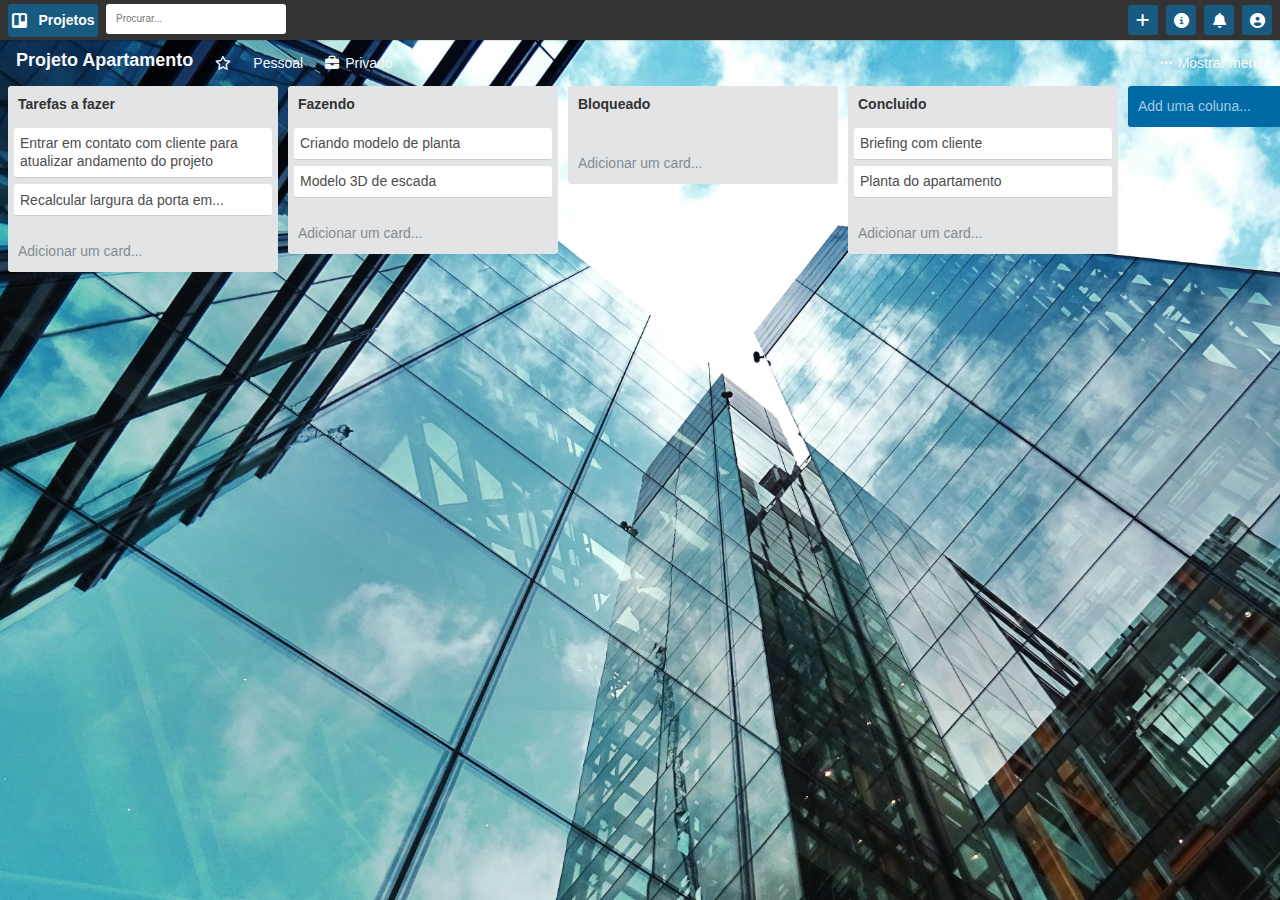
<file: system/index.html>
<!DOCTYPE html>
<html lang="pt-br">
<head>
    <meta charset="UTF-8">
    <meta http-equiv="X-UA-Compatible" content="IE=edge">
    <meta name="viewport" content="width=device-width, initial-scale=1.0">
    
    <link rel="stylesheet" href="https://cdn.jsdelivr.net/npm/bootstrap@5.1.3/dist/css/bootstrap.min.css" >
    <link rel="stylesheet" href="assets/css/style.css">
    <link rel="stylesheet" href="https://cdnjs.cloudflare.com/ajax/libs/font-awesome/6.1.1/css/all.min.css" />
    <title>Grupo Gimenes</title>
</head>
<body >
    
    <!-- Masthead -->
<header class="masthead">

	<div class="boards-menu">
     

		<button class="boards-btn btn"><i class="fab fa-trello boards-btn-icon"></i>Projetos</button>

		<div class="board-search">
			<input type="search" class="board-search-input" aria-label="Board Search" placeholder="Procurar...">
			<i class="fas fa-search search-icon" aria-hidden="true"></i>
		</div>

	</div>

	<div class="logo">

		<!-- <h1><i class="fab fa-trello logo-icon" aria-hidden="true"></i>Trello</h1> -->

	</div>

	<div  class="user-settings">

		<button class="user-settings-btn btn" aria-label="Create">
			<i class="fas fa-plus" aria-hidden="true"></i>
		</button>

		<button class="user-settings-btn btn" aria-label="Information">
			<i class="fas fa-info-circle" aria-hidden="true"></i>
		</button>

		<button class="user-settings-btn btn" aria-label="Notifications">
			<i class="fas fa-bell" aria-hidden="true"></i>
		</button>

		<button class="user-settings-btn btn" aria-label="User Settings">
			<i class="fas fa-user-circle" aria-hidden="true"></i>
		</button>

	</div>

</header>
<!-- End of masthead -->

<div id="myModal" class="modal fade bd-example-modal-lg" tabindex="-1" role="dialog" aria-labelledby="myLargeModalLabel" aria-hidden="true">
    <div class="modal-dialog modal-lg">
      <div class="modal-content">
     <div class="modal-header">
        
        <input type="text" class="title-card" value="Entrar em contato com cliente">
        
     </div>
     <div class="modal-body">

        <div class="row p-0">
            <div class="col-md-8 p-3 ">
				<div class="row col-md-12">
					<label style="font-size: 11pt;" for="description">Descrição</label>
				</div>
			
			<textarea name="" id=""  cols="60" rows="4"></textarea>


            </div>

            <div class="row col-md-4 p-3">

				<div class="row">
				<label style="margin-bottom: -35px; font-size: 12px; margin-left:-5px;" for="status">Status da tarefa</label>
				<select id="status" style="height: 30px; margin-top: -40px;  font-size:11pt;"  name="" id="">
					<option value="">Tarefa a fazer</option>
					<option value="">Fazendo</option>
					<option value="">Bloqueado</option>
					<option value="">Concluido</option>
				</select>
				</div>
				



            </div>
        </div>

      

     


     </div>

     <div class="modal-footer justify-content-end">
        <button class="btn-atualizar">Atualizar tarefa</button>
     </div>

      </div>
    </div>
  </div>


<!-- Board info bar -->
<section class="board-info-bar ">

	<div class="board-controls ">

		<button class="board-title btn">
			<h2>Projeto Apartamento</h2>
		</button>

		<button class="star-btn btn" aria-label="Star Board">
			<i class="far fa-star" aria-hidden="true"></i>
		</button>

		<button class="personal-btn btn">Pessoal</button>

		<button class="private-btn btn"><i class="fas fa-briefcase private-btn-icon" aria-hidden="true"></i>Privado</button>

	</div>

	<button class="menu-btn btn"><i class="fas fa-ellipsis-h menu-btn-icon" aria-hidden="true"></i>Mostrar menu</button>

</section>
<!-- End of board info bar -->

<!-- Lists container -->
<section class="lists-container">

	<div class="list">

		<h3 class="list-title">Tarefas a fazer</h3>

		<ul class="list-items">
			<li data-target="#myModal" data-toggle="modal">Entrar em contato com cliente para atualizar andamento do projeto</li>
			<li>Recalcular largura da porta em...</li>
		
		</ul>

		<button class="add-card-btn btn">Adicionar um card</button>

	</div>

	<div class="list">

		<h3 class="list-title">Fazendo</h3>

		<ul class="list-items">
			<li>Criando modelo de planta</li>
			<li>Modelo 3D de escada</li>
		</ul>

		<button class="add-card-btn btn">Adicionar um card</button>

	</div>

	

	

	

	


	<div class="list">

		<h3 class="list-title">Bloqueado</h3>

		<ul class="list-items">
		
		</ul>

		<button class="add-card-btn btn">Adicionar um card</button>

	</div>

	<div class="list">

		<h3 class="list-title">Concluido</h3>

		<ul class="list-items">
			<li>Briefing com cliente</li>
			<li>Planta do apartamento</li>
		</ul>

		<button class="add-card-btn btn">Adicionar um card</button>

	</div>

	<button class="add-list-btn btn">Add uma coluna</button>

</section>
<!-- End of lists container -->

<script src="https://code.jquery.com/jquery-3.2.1.slim.min.js"></script>
<script src="https://cdn.jsdelivr.net/npm/popper.js@1.12.9/dist/umd/popper.min.js" ></script>
<script src="https://cdn.jsdelivr.net/npm/bootstrap@4.0.0/dist/js/bootstrap.min.js" ></script>
</body>
</html>
</file>
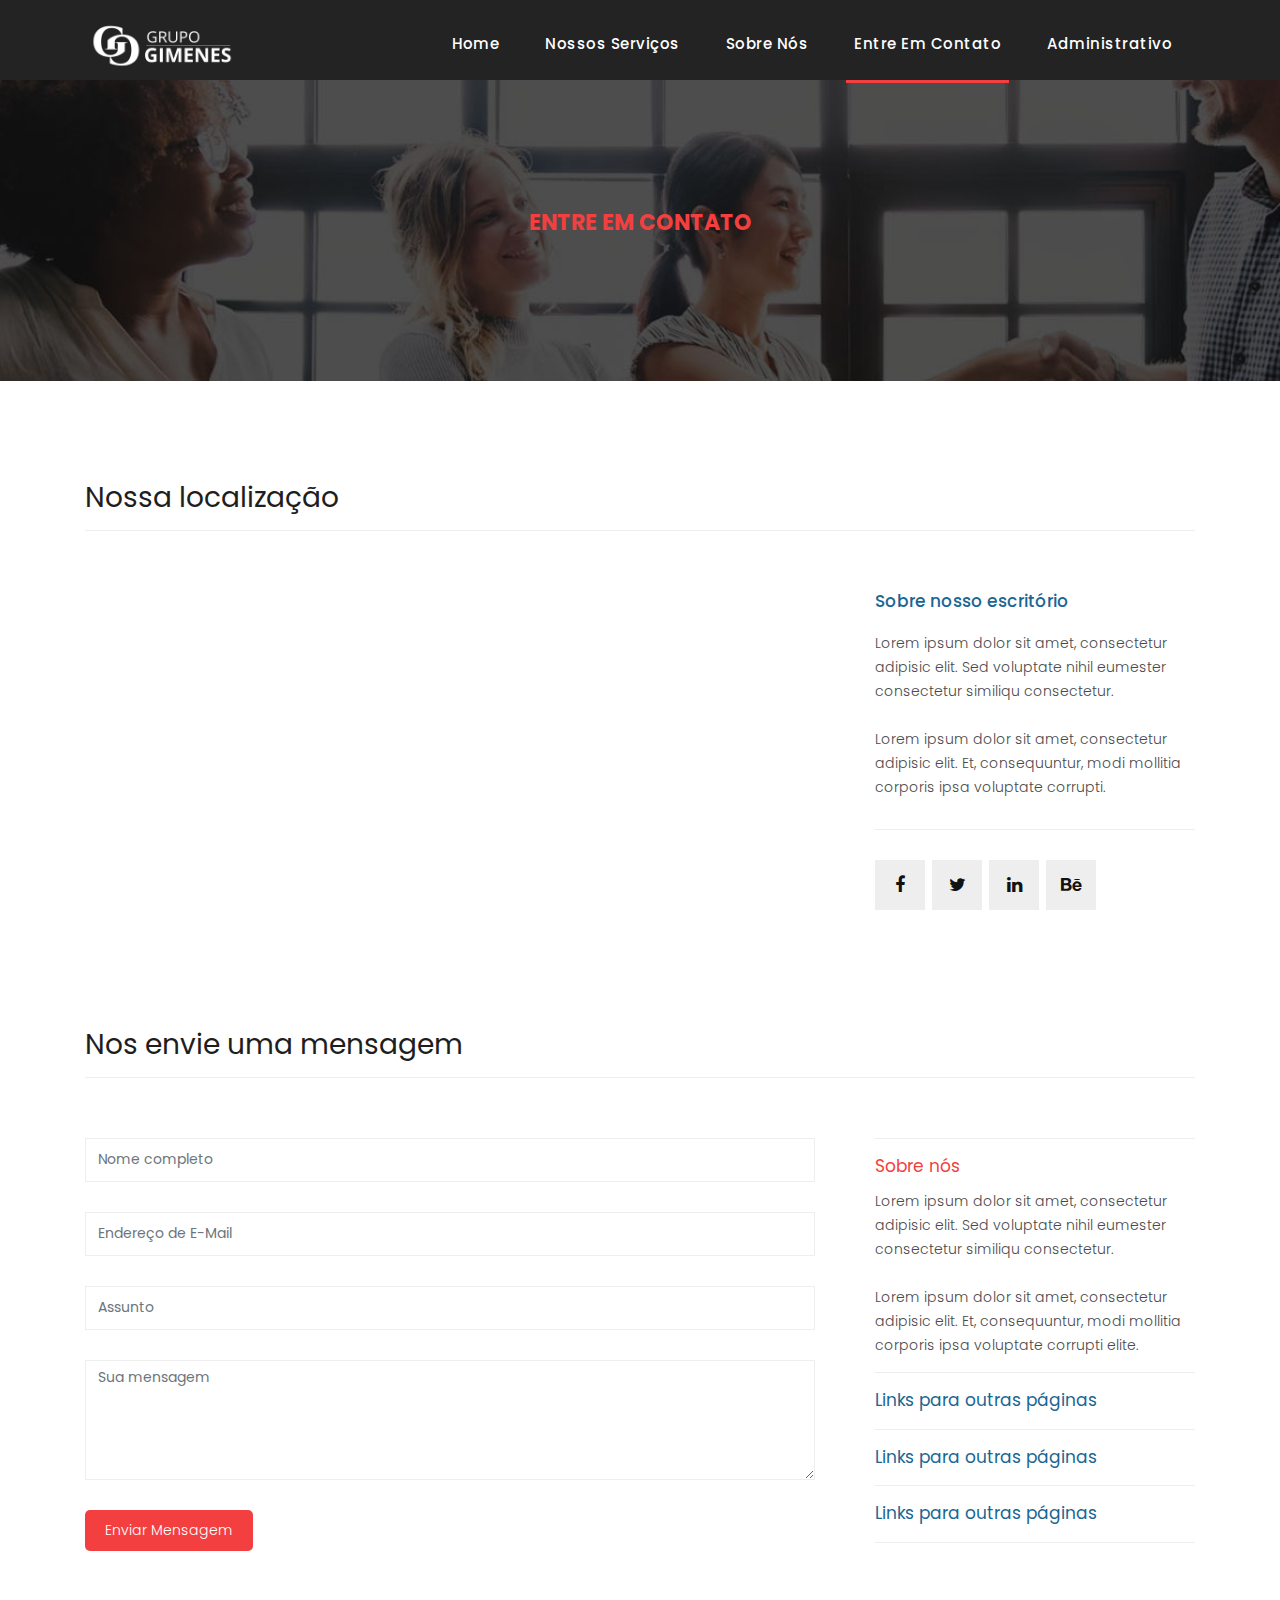
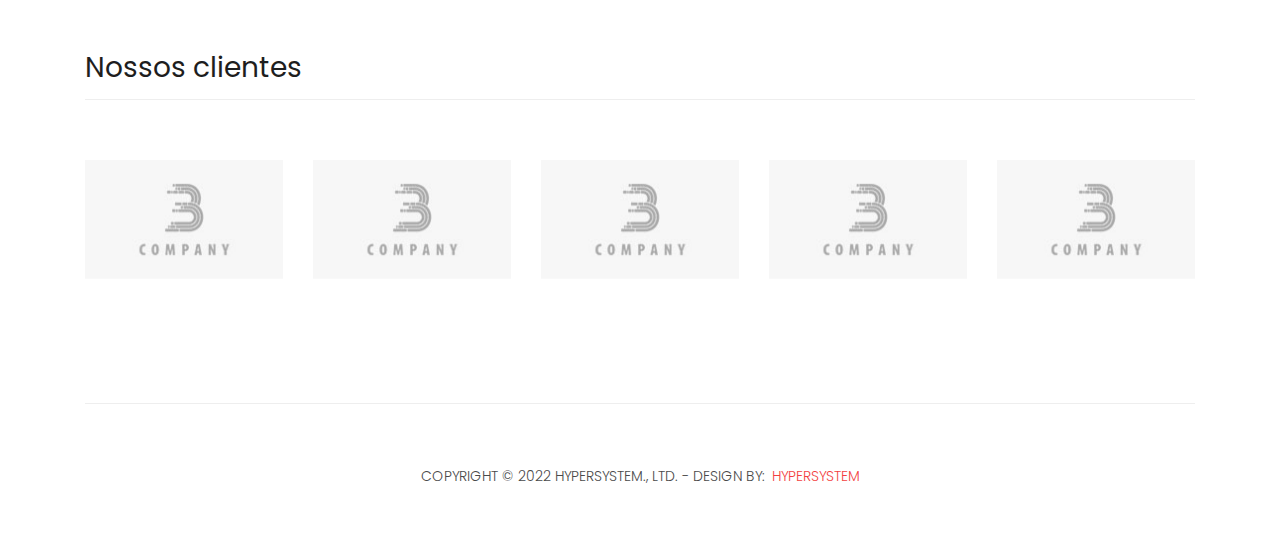
<file: contact.html>
<!DOCTYPE html>
<html lang="pt-br">
  <head>
    <meta charset="utf-8">
    <meta name="viewport" content="width=device-width, initial-scale=1, shrink-to-fit=no">
    <meta name="description" content="">
    <meta name="author" content="">
    <link href="https://fonts.googleapis.com/css?family=Poppins:100,200,300,400,500,600,700,800,900&display=swap" rel="stylesheet">

    <title>Grupo Gimenes</title>

    <!-- Bootstrap core CSS -->
    <link href="vendor/bootstrap/css/bootstrap.min.css" rel="stylesheet">

    <!-- Additional CSS Files -->
    <link rel="stylesheet" href="assets/css/fontawesome.css">
    <link rel="stylesheet" href="assets/css/templatemo-sixteen.css">
    <link rel="stylesheet" href="assets/css/owl.css">

  </head>

  <body>

    <!-- ***** Preloader Start ***** -->
    <!-- <div id="preloader">
        <div class="jumper">
            <div></div>
            <div></div>
            <div></div>
        </div>
    </div>   -->
    <!-- ***** Preloader End ***** -->

    <!-- Header -->
    <header class="">
      <nav class="navbar navbar-expand-lg">
        <div class="container">
          <!-- <a class="navbar-brand" href="index.html"><h2>Sixteen <em>Clothing</em></h2></a> -->
          <img style="margin-top:-15px;" src="./assets/images/logo-white.png" width="150px">
          <button class="navbar-toggler" type="button" data-toggle="collapse" data-target="#navbarResponsive" aria-controls="navbarResponsive" aria-expanded="false" aria-label="Toggle navigation">
            <span class="navbar-toggler-icon"></span>
          </button>
          <div class="collapse navbar-collapse" id="navbarResponsive">
            <ul class="navbar-nav ml-auto">
              <li class="nav-item">
                <a class="nav-link" href="index.html">Home
                  <span class="sr-only">(current)</span>
                </a>
              </li> 
              <li class="nav-item">
                <a class="nav-link" href="products.html">Nossos serviços</a>
              </li>

              <li class="nav-item">
                <a class="nav-link" href="about.html">Sobre Nós</a>
              </li>

              <li class="nav-item">
                <a class="nav-link active" href="contact.html">Entre em contato</a>
              </li>

              <li class="nav-item ">
                <a class="nav-link" href="#">Administrativo</a>
              </li>
            </ul>
          </div>
        </div>
      </nav>
    </header>

    <!-- Page Content -->
    <div class="page-heading contact-heading header-text">
      <div class="container">
        <div class="row">
          <div class="col-md-12">
            <div class="text-content">
              <h4>Entre em contato</h4>
              <h2></h2>
            </div>
          </div>
        </div>
      </div>
    </div>


    <div class="find-us">
      <div class="container">
        <div class="row">
          <div class="col-md-12">
            <div class="section-heading">
              <h2>Nossa localização</h2>
            </div>
          </div>
          <div class="col-md-8">

            <div id="map">
              <!-- <iframe src="https://maps.google.com/maps?q=Av.+L%C3%BAcio+Costa,+Rio+de+Janeiro+-+RJ,+Brazil&t=&z=13&ie=UTF8&iwloc=&output=embed" width="100%" height="330px" frameborder="0" style="border:0" allowfullscreen></iframe> -->
              <iframe src="https://www.google.com/maps/embed?pb=!1m14!1m8!1m3!1d14574.9389931721!2d-52.3858142!3d-24.0404172!3m2!1i1024!2i768!4f13.1!3m3!1m2!1s0x0%3A0x5a3e18ca7259bf94!2sConstrutora%20Gimenes!5e0!3m2!1spt-BR!2sbr!4v1658760101388!5m2!1spt-BR!2sbr" width="100%" height="330px" style="border:0;" allowfullscreen="" loading="lazy" referrerpolicy="no-referrer-when-downgrade"></iframe>
            </div>
          </div>
          <div class="col-md-4">
            <div class="left-content">
              <h4>Sobre nosso escritório</h4>
              <p>Lorem ipsum dolor sit amet, consectetur adipisic elit. Sed voluptate nihil eumester consectetur similiqu consectetur.<br><br>Lorem ipsum dolor sit amet, consectetur adipisic elit. Et, consequuntur, modi mollitia corporis ipsa voluptate corrupti.</p>
              <ul class="social-icons">
                <li><a href="#"><i class="fa fa-facebook"></i></a></li>
                <li><a href="#"><i class="fa fa-twitter"></i></a></li>
                <li><a href="#"><i class="fa fa-linkedin"></i></a></li>
                <li><a href="#"><i class="fa fa-behance"></i></a></li>
              </ul>
            </div>
          </div>
        </div>
      </div>
    </div>

    
    <div class="send-message">
      <div class="container">
        <div class="row">
          <div class="col-md-12">
            <div class="section-heading">
              <h2>Nos envie uma mensagem</h2>
            </div>
          </div>
          <div class="col-md-8">
            <div class="contact-form">
              <form id="contact" action="" method="post">
                <div class="row">
                  <div class="col-lg-12 col-md-12 col-sm-12">
                    <fieldset>
                      <input name="name" type="text" class="form-control" id="name" placeholder="Nome completo" required="">
                    </fieldset>
                  </div>
                  <div class="col-lg-12 col-md-12 col-sm-12">
                    <fieldset>
                      <input name="email" type="text" class="form-control" id="email" placeholder="Endereço de E-Mail" required="">
                    </fieldset>
                  </div>
                  <div class="col-lg-12 col-md-12 col-sm-12">
                    <fieldset>
                      <input name="subject" type="text" class="form-control" id="subject" placeholder="Assunto" required="">
                    </fieldset>
                  </div>
                  <div class="col-lg-12">
                    <fieldset>
                      <textarea name="message" rows="6" class="form-control" id="message" placeholder="Sua mensagem" required=""></textarea>
                    </fieldset>
                  </div>
                  <div class="col-lg-12">
                    <fieldset>
                      <button type="submit" id="form-submit" class="filled-button">Enviar mensagem</button>
                    </fieldset>
                  </div>
                </div>
              </form>
            </div>
          </div>
          <div class="col-md-4">
            <ul class="accordion">
              <li>
                  <a>Sobre nós</a>
                  <div class="content">
                      <p>Lorem ipsum dolor sit amet, consectetur adipisic elit. Sed voluptate nihil eumester consectetur similiqu consectetur.<br><br>Lorem ipsum dolor sit amet, consectetur adipisic elit. Et, consequuntur, modi mollitia corporis ipsa voluptate corrupti elite.</p>
                  </div>
              </li>
              <li>
                  <a>Links para outras páginas</a>
                  <div class="content">
                      <p>Lorem ipsum dolor sit amet, consectetur adipisic elit. Sed voluptate nihil eumester consectetur similiqu consectetur.<br><br>Lorem ipsum dolor sit amet, consectetur adipisic elit. Et, consequuntur, modi mollitia corporis ipsa voluptate corrupti elite.</p>
                  </div>
              </li>
              <li>
                <a>Links para outras páginas</a>
                  <div class="content">
                      <p>Lorem ipsum dolor sit amet, consectetur adipisic elit. Sed voluptate nihil eumester consectetur similiqu consectetur.<br><br>Lorem ipsum dolor sit amet, consectetur adipisic elit. Et, consequuntur, modi mollitia corporis ipsa voluptate corrupti elite.</p>
                  </div>
              </li>
              <li>
                <a>Links para outras páginas</a>
                  <div class="content">
                      <p>Lorem ipsum dolor sit amet, consectetur adipisic elit. Sed voluptate nihil eumester consectetur similiqu consectetur.<br><br>Lorem ipsum dolor sit amet, consectetur adipisic elit. Et, consequuntur, modi mollitia corporis ipsa voluptate corrupti elite.</p>
                  </div>
              </li>
            </ul>
          </div>
        </div>
      </div>
    </div>

    <div class="happy-clients">
      <div class="container">
        <div class="row">
          <div class="col-md-12">
            <div class="section-heading">
              <h2>Nossos clientes</h2>
            </div>
          </div>
          <div class="col-md-12">
            <div class="owl-clients owl-carousel">
              <div class="client-item">
                <img src="assets/images/client-01.png" alt="1">
              </div>
              
              <div class="client-item">
                <img src="assets/images/client-01.png" alt="2">
              </div>
              
              <div class="client-item">
                <img src="assets/images/client-01.png" alt="3">
              </div>
              
              <div class="client-item">
                <img src="assets/images/client-01.png" alt="4">
              </div>
              
              <div class="client-item">
                <img src="assets/images/client-01.png" alt="5">
              </div>
              
              <div class="client-item">
                <img src="assets/images/client-01.png" alt="6">
              </div>
            </div>
          </div>
        </div>
      </div>
    </div>

    
    <footer>
      <div class="container">
        <div class="row">
          <div class="col-md-12">
            <div class="inner-content">
              <p>Copyright &copy; 2022 Hypersystem., Ltd.
            
            - Design by: <a rel="nofollow noopener" href="#" target="_blank">Hypersystem</a></p>
            </div>
          </div>
        </div>
      </div>
    </footer>


    <!-- Bootstrap core JavaScript -->
    <script src="vendor/jquery/jquery.min.js"></script>
    <script src="vendor/bootstrap/js/bootstrap.bundle.min.js"></script>


    <!-- Additional Scripts -->
    <script src="assets/js/custom.js"></script>
    <script src="assets/js/owl.js"></script>
    <script src="assets/js/slick.js"></script>
    <script src="assets/js/isotope.js"></script>
    <script src="assets/js/accordions.js"></script>


    <script language = "text/Javascript"> 
      cleared[0] = cleared[1] = cleared[2] = 0; //set a cleared flag for each field
      function clearField(t){                   //declaring the array outside of the
      if(! cleared[t.id]){                      // function makes it static and global
          cleared[t.id] = 1;  // you could use true and false, but that's more typing
          t.value='';         // with more chance of typos
          t.style.color='#fff';
          }
      }
    </script>


  </body>

</html>
</file>
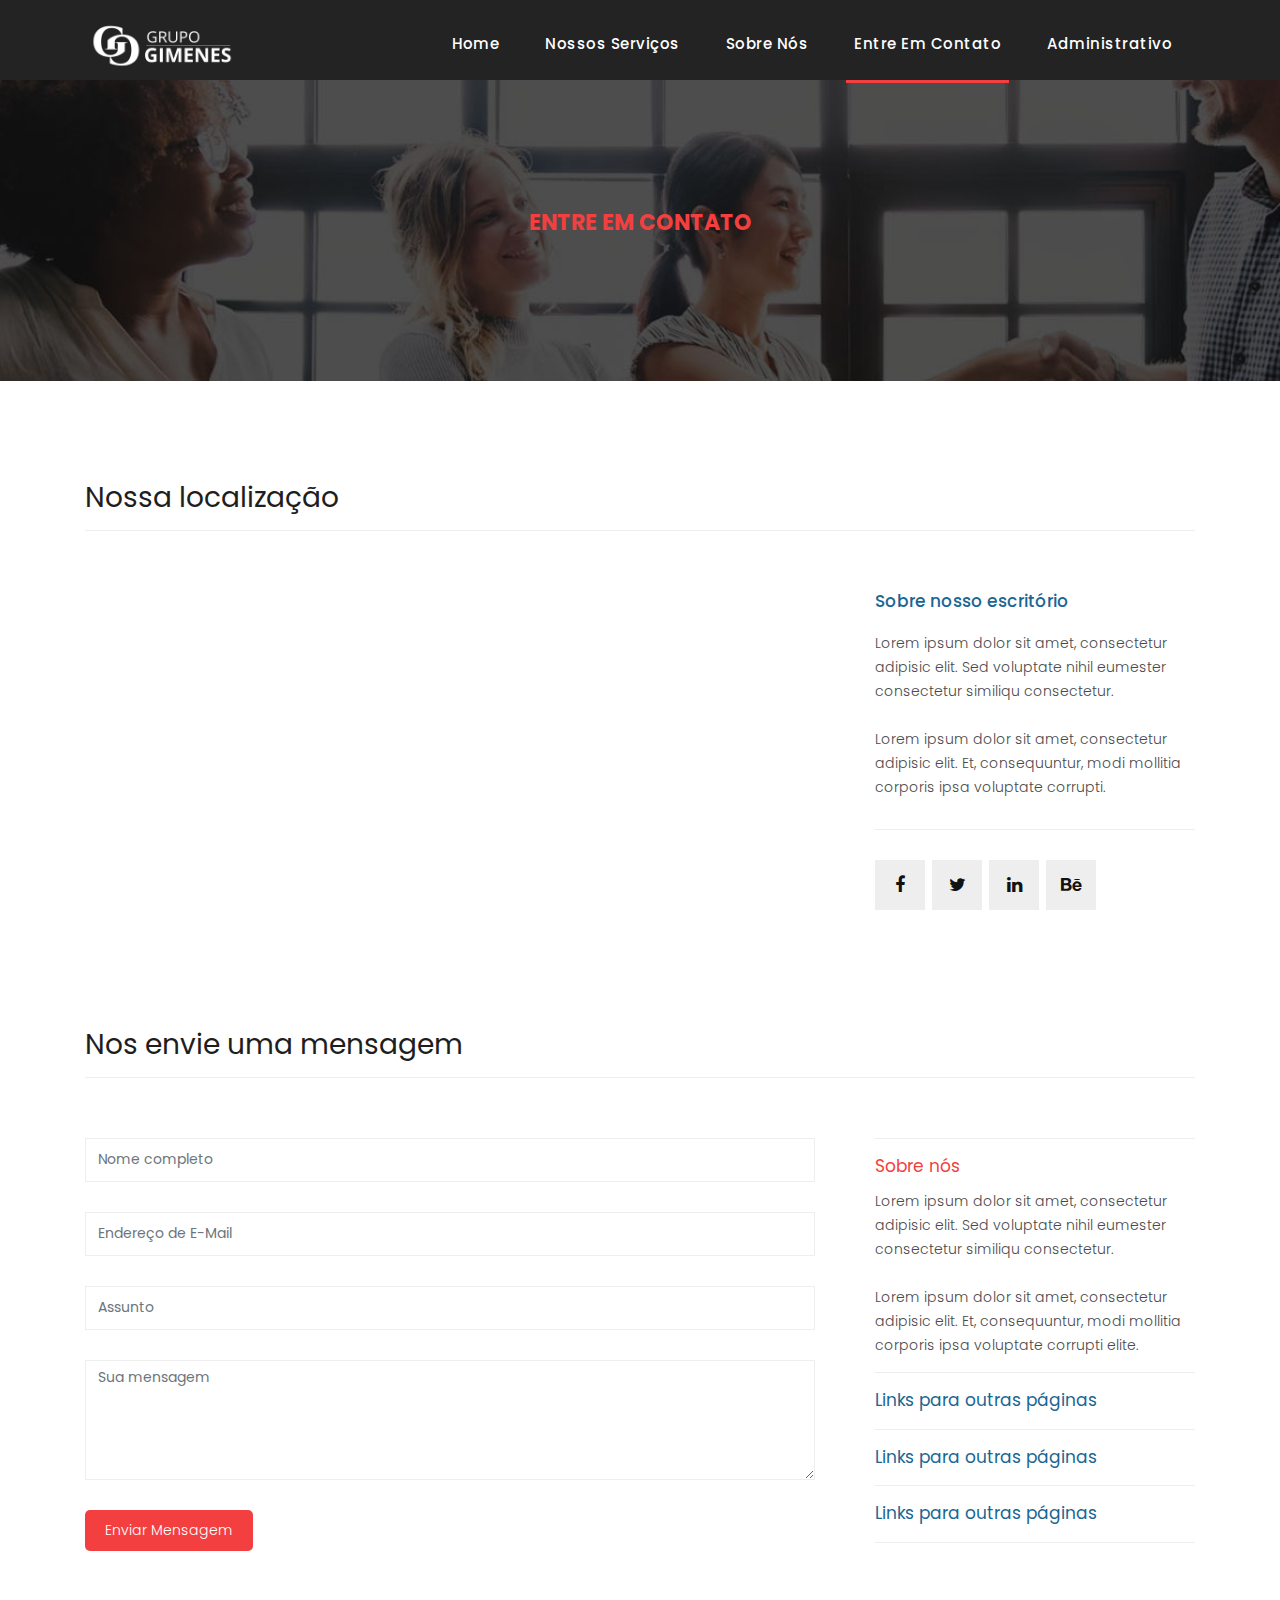
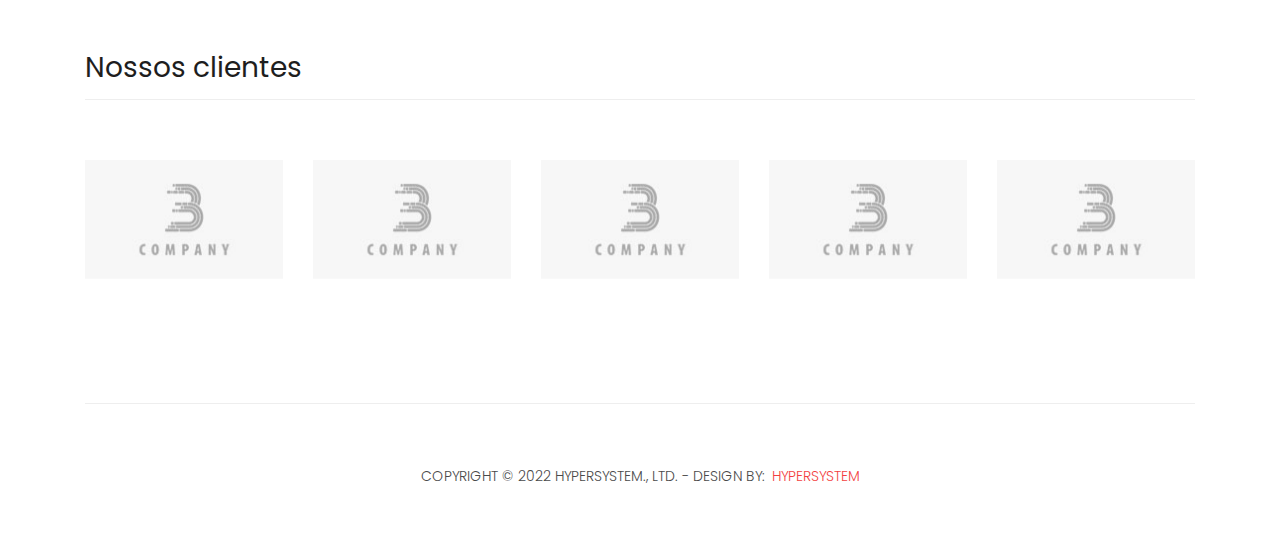
<file: contato.html>
<!DOCTYPE html>
<html lang="pt-br">
  <head>
    <meta charset="utf-8">
    <meta name="viewport" content="width=device-width, initial-scale=1, shrink-to-fit=no">
    <meta name="description" content="">
    <meta name="author" content="">
    <link href="https://fonts.googleapis.com/css?family=Poppins:100,200,300,400,500,600,700,800,900&display=swap" rel="stylesheet">

    <title>Grupo Gimenes</title>

    <!-- Bootstrap core CSS -->
    <link href="vendor/bootstrap/css/bootstrap.min.css" rel="stylesheet">

    <!-- Additional CSS Files -->
    <link rel="stylesheet" href="assets/css/fontawesome.css">
    <link rel="stylesheet" href="assets/css/templatemo-sixteen.css">
    <link rel="stylesheet" href="assets/css/owl.css">

  </head>

  <body>

    <!-- ***** Preloader Start ***** -->
    <!-- <div id="preloader">
        <div class="jumper">
            <div></div>
            <div></div>
            <div></div>
        </div>
    </div>   -->
    <!-- ***** Preloader End ***** -->

    <!-- Header -->
    <header class="">
      <nav class="navbar navbar-expand-lg">
        <div class="container">
          <!-- <a class="navbar-brand" href="index.html"><h2>Sixteen <em>Clothing</em></h2></a> -->
          <img style="margin-top:-15px;" src="./assets/images/logo-white.png" width="150px">
          <button class="navbar-toggler" type="button" data-toggle="collapse" data-target="#navbarResponsive" aria-controls="navbarResponsive" aria-expanded="false" aria-label="Toggle navigation">
            <span class="navbar-toggler-icon"></span>
          </button>
          <div class="collapse navbar-collapse" id="navbarResponsive">
            <ul class="navbar-nav ml-auto">
              <li class="nav-item">
                <a class="nav-link" href="index.html">Home
                  <span class="sr-only">(current)</span>
                </a>
              </li> 
              <li class="nav-item">
                <a class="nav-link" href="nossos_servicos.html">Nossos serviços</a>
              </li>

              <li class="nav-item">
                <a class="nav-link" href="sobre.html">Sobre Nós</a>
              </li>

              <li class="nav-item">
                <a class="nav-link active" href="contato.html">Entre em contato</a>
              </li>

              <li class="nav-item ">
                <a class="nav-link" href="./login/index.html">Administrativo</a>
              </li>
            </ul>
          </div>
        </div>
      </nav>
    </header>

    <!-- Page Content -->
    <div class="page-heading contact-heading header-text">
      <div class="container">
        <div class="row">
          <div class="col-md-12">
            <div class="text-content">
              <h4>Entre em contato</h4>
              <h2></h2>
            </div>
          </div>
        </div>
      </div>
    </div>


    <div class="find-us">
      <div class="container">
        <div class="row">
          <div class="col-md-12">
            <div class="section-heading">
              <h2>Nossa localização</h2>
            </div>
          </div>
          <div class="col-md-8">

            <div id="map">
              <!-- <iframe src="https://maps.google.com/maps?q=Av.+L%C3%BAcio+Costa,+Rio+de+Janeiro+-+RJ,+Brazil&t=&z=13&ie=UTF8&iwloc=&output=embed" width="100%" height="330px" frameborder="0" style="border:0" allowfullscreen></iframe> -->
              <iframe src="https://www.google.com/maps/embed?pb=!1m14!1m8!1m3!1d14574.9389931721!2d-52.3858142!3d-24.0404172!3m2!1i1024!2i768!4f13.1!3m3!1m2!1s0x0%3A0x5a3e18ca7259bf94!2sConstrutora%20Gimenes!5e0!3m2!1spt-BR!2sbr!4v1658760101388!5m2!1spt-BR!2sbr" width="100%" height="330px" style="border:0;" allowfullscreen="" loading="lazy" referrerpolicy="no-referrer-when-downgrade"></iframe>
            </div>
          </div>
          <div class="col-md-4">
            <div class="left-content">
              <h4>Sobre nosso escritório</h4>
              <p>Lorem ipsum dolor sit amet, consectetur adipisic elit. Sed voluptate nihil eumester consectetur similiqu consectetur.<br><br>Lorem ipsum dolor sit amet, consectetur adipisic elit. Et, consequuntur, modi mollitia corporis ipsa voluptate corrupti.</p>
              <ul class="social-icons">
                <li><a href="#"><i class="fa fa-facebook"></i></a></li>
                <li><a href="#"><i class="fa fa-twitter"></i></a></li>
                <li><a href="#"><i class="fa fa-linkedin"></i></a></li>
                <li><a href="#"><i class="fa fa-behance"></i></a></li>
              </ul>
            </div>
          </div>
        </div>
      </div>
    </div>

    
    <div class="send-message">
      <div class="container">
        <div class="row">
          <div class="col-md-12">
            <div class="section-heading">
              <h2>Nos envie uma mensagem</h2>
            </div>
          </div>
          <div class="col-md-8">
            <div class="contact-form">
              <form id="contact" action="" method="post">
                <div class="row">
                  <div class="col-lg-12 col-md-12 col-sm-12">
                    <fieldset>
                      <input name="name" type="text" class="form-control" id="name" placeholder="Nome completo" required="">
                    </fieldset>
                  </div>
                  <div class="col-lg-12 col-md-12 col-sm-12">
                    <fieldset>
                      <input name="email" type="text" class="form-control" id="email" placeholder="Endereço de E-Mail" required="">
                    </fieldset>
                  </div>
                  <div class="col-lg-12 col-md-12 col-sm-12">
                    <fieldset>
                      <input name="subject" type="text" class="form-control" id="subject" placeholder="Assunto" required="">
                    </fieldset>
                  </div>
                  <div class="col-lg-12">
                    <fieldset>
                      <textarea name="message" rows="6" class="form-control" id="message" placeholder="Sua mensagem" required=""></textarea>
                    </fieldset>
                  </div>
                  <div class="col-lg-12">
                    <fieldset>
                      <button type="submit" id="form-submit" class="filled-button">Enviar mensagem</button>
                    </fieldset>
                  </div>
                </div>
              </form>
            </div>
          </div>
          <div class="col-md-4">
            <ul class="accordion">
              <li>
                  <a>Sobre nós</a>
                  <div class="content">
                      <p>Lorem ipsum dolor sit amet, consectetur adipisic elit. Sed voluptate nihil eumester consectetur similiqu consectetur.<br><br>Lorem ipsum dolor sit amet, consectetur adipisic elit. Et, consequuntur, modi mollitia corporis ipsa voluptate corrupti elite.</p>
                  </div>
              </li>
              <li>
                  <a>Links para outras páginas</a>
                  <div class="content">
                      <p>Lorem ipsum dolor sit amet, consectetur adipisic elit. Sed voluptate nihil eumester consectetur similiqu consectetur.<br><br>Lorem ipsum dolor sit amet, consectetur adipisic elit. Et, consequuntur, modi mollitia corporis ipsa voluptate corrupti elite.</p>
                  </div>
              </li>
              <li>
                <a>Links para outras páginas</a>
                  <div class="content">
                      <p>Lorem ipsum dolor sit amet, consectetur adipisic elit. Sed voluptate nihil eumester consectetur similiqu consectetur.<br><br>Lorem ipsum dolor sit amet, consectetur adipisic elit. Et, consequuntur, modi mollitia corporis ipsa voluptate corrupti elite.</p>
                  </div>
              </li>
              <li>
                <a>Links para outras páginas</a>
                  <div class="content">
                      <p>Lorem ipsum dolor sit amet, consectetur adipisic elit. Sed voluptate nihil eumester consectetur similiqu consectetur.<br><br>Lorem ipsum dolor sit amet, consectetur adipisic elit. Et, consequuntur, modi mollitia corporis ipsa voluptate corrupti elite.</p>
                  </div>
              </li>
            </ul>
          </div>
        </div>
      </div>
    </div>

    <div class="happy-clients">
      <div class="container">
        <div class="row">
          <div class="col-md-12">
            <div class="section-heading">
              <h2>Nossos clientes</h2>
            </div>
          </div>
          <div class="col-md-12">
            <div class="owl-clients owl-carousel">
              <div class="client-item">
                <img src="assets/images/client-01.png" alt="1">
              </div>
              
              <div class="client-item">
                <img src="assets/images/client-01.png" alt="2">
              </div>
              
              <div class="client-item">
                <img src="assets/images/client-01.png" alt="3">
              </div>
              
              <div class="client-item">
                <img src="assets/images/client-01.png" alt="4">
              </div>
              
              <div class="client-item">
                <img src="assets/images/client-01.png" alt="5">
              </div>
              
              <div class="client-item">
                <img src="assets/images/client-01.png" alt="6">
              </div>
            </div>
          </div>
        </div>
      </div>
    </div>

    
    <footer>
      <div class="container">
        <div class="row">
          <div class="col-md-12">
            <div class="inner-content">
              <p>Copyright &copy; 2022 Hypersystem., Ltd.
            
            - Design by: <a rel="nofollow noopener" href="#" target="_blank">Hypersystem</a></p>
            </div>
          </div>
        </div>
      </div>
    </footer>


    <!-- Bootstrap core JavaScript -->
    <script src="vendor/jquery/jquery.min.js"></script>
    <script src="vendor/bootstrap/js/bootstrap.bundle.min.js"></script>


    <!-- Additional Scripts -->
    <script src="assets/js/custom.js"></script>
    <script src="assets/js/owl.js"></script>
    <script src="assets/js/slick.js"></script>
    <script src="assets/js/isotope.js"></script>
    <script src="assets/js/accordions.js"></script>


    <script language = "text/Javascript"> 
      cleared[0] = cleared[1] = cleared[2] = 0; //set a cleared flag for each field
      function clearField(t){                   //declaring the array outside of the
      if(! cleared[t.id]){                      // function makes it static and global
          cleared[t.id] = 1;  // you could use true and false, but that's more typing
          t.value='';         // with more chance of typos
          t.style.color='#fff';
          }
      }
    </script>


  </body>

</html>
</file>
<file: system/assets/css/style.css>
/*

All grid code is placed in a 'supports' rule (feature query) at the bottom of the CSS (Line 320). 
            
The 'supports' rule will only run if your browser supports CSS grid.

Flexbox is used as a fallback so that browsers which don't support grid will still recieve an identical layout.

*/

/* Base styles */

:root {
    font-size: 10px;
}

*,
*::before,
*::after {
    box-sizing: border-box;
}

body {
    font-family: Arial, sans-serif;
    display: flex;
    flex-direction: column;
    /* background-color: #222222 !important; */
    background: url('../img/background-3.jpg');
    background-size: 1800px;
}

.btn {
    display: flex;
    justify-content: center;
    align-items: center;
    font: inherit;
    background: none;
    border: none;
    color: inherit;
    padding: 0;
    cursor: pointer;
}

:focus {
    outline-color: #fa0;
}

/* Masthead */

.masthead {
    flex-basis: 4rem;
    display: flex;
    align-items: center;
    padding: 0 0.8rem;
    background-color: #333;
    box-shadow: 0 0.1rem 0.1rem rgba(0, 0, 0, 0.1);
}




.masthead .btn {
    background-color: #195a80;
    border-radius: 0.3rem;
    transition: background-color 150ms;
}

.masthead .btn:hover {
    background-color: #3385b5;
}

.boards-menu {
    display: flex;
    flex-shrink: 0;
}

.boards-btn {
    flex-basis: 9rem;
    font-size: 1.4rem;
    font-weight: 700;
    color: #fff;
    margin-right: 0.8rem;
    padding: 0.6rem 0.8rem;
}

.boards-btn-icon {
    font-size: 1.7rem;
    padding-right: 1.2rem;
}

.board-search {
    flex-basis: 18rem;
    position: relative;
}

.board-search-input {
    height: 3rem;
    border: none;
    border-radius: 0.3rem;
    background-color: #fff;
    width: 100%;
    padding: 0 3rem 0 1rem;
    color: #fff;
}

.board-search-input:hover {
    background-color: #fff;
}

.search-icon {
    font-size: 1.5rem;
    position: absolute;
    top: 50%;
    right: 0.8rem;
    transform: translateY(-50%) rotate(90deg);
    color: #fff;
}

.logo {
    flex: 1;
    font-family: "Courgette", cursive;
    font-size: 2.2rem;
    font-weight: 700;
    color: rgba(255, 255, 255, 0.5);
    margin: 0 2rem;
    transition: color 150ms;
    text-align: center;
    white-space: nowrap;
    cursor: pointer;
}

.logo:hover {
    color: rgba(255, 255, 255, 0.8);
}

.logo-icon {
    padding-right: 0.4rem;
}

.user-settings {
    display: flex;
    height: 3rem;
    color: #fff;
}

.user-settings-btn {
    font-size: 1.5rem;
    width: 3rem;
    margin-right: 0.8rem;
}

.user-settings-btn:last-of-type {
    margin-right: 0;
}

/* Board info bar */

.board-info-bar {
    flex-basis: 3rem;
    display: flex;
    align-items: center;
    justify-content: space-between;
    margin: 0.8rem 0;
    padding: 0 1rem;
    color: #f6f6f6;
}

.board-controls {
    display: flex;
}

.board-controls .btn {
    margin-right: 1rem;
}

.board-controls .btn:last-of-type {
    margin-right: 0;
}

.board-info-bar .btn {
    font-size: 1.4rem;
    font-weight: 400;
    transition: background-color 150ms;
    padding: 0 0.6rem;
    border-radius: 0.3rem;
    height: 3rem;
}

.board-info-bar .btn:hover {
    background-color: #074970;
}

.private-btn-icon,
.menu-btn-icon {
    padding-right: 0.6rem;
    white-space: nowrap;
}

.board-title h2 {
    font-size: 1.8rem;
    font-weight: 700;
    white-space: nowrap;
}

/* Lists */

.lists-container::-webkit-scrollbar {
    height: 1.1rem;
}

/* .lists-container::-webkit-scrollbar-thumb {
    background-color: #fff;
    border-radius: 13px;
    height: 10px;
    margin-bottom: 15px;
    border: 0.2rem solid #dddddd;
    border-top-width: 0;
} */

.lists-container::-webkit-scrollbar {
    width: 8px;
  }
  .lists-container::-webkit-scrollbar-track {
    /* background: #ffff;   */
  }
  .lists-container::-webkit-scrollbar-thumb {
    background-color: rgb(145, 143, 143,0.5);

    border-radius: 20px; 
  }
  .lists-container::-webkit-scrollbar-thumb:hover {
    background-color: #bfbfbf;
    border-radius: 20px; 
  }






.lists-container {
    display: flex;
    align-items: start;
    padding: 0 0.8rem 0.8rem;
    overflow-x: auto;
    height: calc(100vh - 8.6rem);
}

.list {
    flex: 0 0 27rem;
    display: flex;
    flex-direction: column;
    background-color: #e2e4e6;
    max-height: calc(100vh - 11.8rem);
    border-radius: 0.3rem;
    margin-right: 1rem;
}

.list:last-of-type {
    margin-right: 0;
}

.list-title {
    font-size: 1.4rem;
    font-weight: 700;
    color: #333;
    padding: 1rem;
}

.list-items {
    flex: 1;
    display: flex;
    flex-direction: column;
    align-content: start;
    padding: 0 0.6rem 0.5rem;
    overflow-y: auto;
}

.list-items::-webkit-scrollbar {
    width: 1.6rem;
}

.list-items::-webkit-scrollbar-thumb {
    background-color: #c4c9cc;
    border-right: 0.6rem solid #e2e4e6;
}

.list-items li {
    font-size: 1.4rem;
    font-weight: 400;
    line-height: 1.3;
    background-color: #fff;
    padding: 0.65rem 0.6rem;
    color: #4d4d4d;
    border-bottom: 0.1rem solid #ccc;
    border-radius: 0.3rem;
    margin-bottom: 0.6rem;
    word-wrap: break-word;
    cursor: pointer;
}

.list-items li:last-of-type {
    margin-bottom: 0;
}

.list-items li:hover {
    background-color: #eee;
}

.add-card-btn {
    display: block;
    font-size: 1.4rem;
    font-weight: 400;
    color: #838c91;
    padding: 1rem;
    text-align: left;
    cursor: pointer;
}

.add-card-btn:hover {
    background-color: #cdd2d4;
    color: #4d4d4d;
    text-decoration: underline;
}

.add-list-btn {
    flex: 0 0 27rem;
    display: block;
    font-size: 1.4rem;
    font-weight: 400;
    background-color: #006aa7;
    color: #a5cae0;
    padding: 1rem;
    border-radius: 0.3rem;
    cursor: pointer;
    transition: background-color 150ms;
    text-align: left;
}

.add-list-btn:hover {
    background-color: #005485;
}

.add-card-btn::after,
.add-list-btn::after {
    content: '...';
}

/*

The following rule will only run if your browser supports CSS grid.

Remove or comment-out the code block below to see how the browser will fall-back to flexbox styling. 

*/

@supports (display: grid) {
    body {
        display: grid;
        grid-template-rows: 4rem 3rem auto;
        grid-row-gap: 0.8rem;
    }

    .masthead {
        display: grid;
        grid-template-columns: auto 1fr auto;
        grid-column-gap: 2rem;
    }

    .boards-menu {
        display: grid;
        grid-template-columns: 9rem 18rem;
        grid-column-gap: 0.8rem;
    }

    .user-settings {
        display: grid;
        grid-template-columns: repeat(4, auto);
        grid-column-gap: 0.8rem;
    }

    .board-controls {
        display: grid;
        grid-auto-flow: column;
        grid-column-gap: 1rem;
    }

    .lists-container {
        display: grid;
        grid-auto-columns: 27rem;
        grid-auto-flow: column;
        grid-column-gap: 1rem;
    }

    .list {
        display: grid;
        grid-template-rows: auto minmax(auto, 1fr) auto;
    }

    .list-items {
        display: grid;
        grid-row-gap: 0.6rem;
    }

    .logo,
    .list,
    .list-items li,
    .boards-btn,
    .board-info-bar,
    .board-controls .btn,
    .user-settings-btn {
        margin: 0;
    }
}

.btn-atualizar{
    border-radius: 10px;
    border: none;
    font-size: 9pt;
    color: #fff;
    padding: 10px;
    background-color: #074970;
}

.title-card{
    padding: 10px;
    border: none;
    outline: none;
    font-size: 15pt;
    width: 100%;
}

textarea{
    border: 1px solid #dddddd;
    outline: none;
    border-radius: 13px;
    font-size: 10pt;
    padding: 5px;
}

#status{
    border: 1px solid #dddddd;
    border-radius: 5px;
}
</file>
<file: assets/css/templatemo-sixteen.css>
/*

TemplateMo 546 Sixteen Clothing

https://templatemo.com/tm-546-sixteen-clothing

*/
body {
  font-family: 'Poppins', sans-serif;
  overflow-x: hidden;
  text-rendering: optimizeLegibility;
  -webkit-font-smoothing: antialiased;
  -moz-osx-font-smoothing: grayscale;
}
p {
	margin-bottom: 0px;
	font-size: 14px;
	font-weight: 300;
	color: #4a4a4a;
	line-height: 24px;
}
a {
	text-decoration: none!important;
}
ul {
	padding: 0;
	margin: 0;
	list-style: none;
}

h1,h2,h3,h4,h5,h6 {
	margin: 0px;
}

ul.social-icons li {
	display: inline-block;
	margin-right: 3px;
}

ul.social-icons li:last-child {
	margin-right: 0px;
}

ul.social-icons li a {
	width: 50px;
	height: 50px;
	display: inline-block;
	line-height: 50px;
	background-color: #eee;
	color: #121212;
	font-size: 18px;
	text-align: center;
	transition: all .3s;
}

ul.social-icons li a:hover {
	background-color: #f33f3f;
	color: #fff;
}

a.filled-button {
	background-color: #f33f3f;
	color: #fff;
	font-size: 14px;
	text-transform: capitalize;
	font-weight: 300;
	padding: 10px 20px;
	border-radius: 5px;
	display: inline-block;
	transition: all 0.3s;
}

a.filled-button:hover {
	background-color: #121212;
	color: #fff;
}

.section-heading {
	text-align: left;
	margin-bottom: 60px;
	border-bottom: 1px solid #eee;
}

.section-heading h2 {
	font-size: 28px;
	font-weight: 400;
	color: #1e1e1e;
	margin-bottom: 15px;
}

.products-heading {
	background-image: url(../images/products-heading.jpg);
}

.about-heading {
	background-image: url(../images/about-heading.jpg);
}

.contact-heading {
	background-image: url(../images/contact-heading.jpg);
}

.page-heading {
	padding: 210px 0px 130px 0px;
	text-align: center;
	background-position: center center;
	background-repeat: no-repeat;
	background-size: cover;
}

.page-heading .text-content h4 {
	color: #f33f3f;
	font-size: 22px;
	text-transform: uppercase;
	font-weight: 700;
	margin-bottom: 15px;
}

.page-heading .text-content h2 {
	color: #fff;
	font-size: 62px;
	text-transform: uppercase;
	letter-spacing: 5px;
}

#preloader {
  overflow: hidden;
  background: #f33f3f;
  left: 0;
  right: 0;
  top: 0;
  bottom: 0;
  position: fixed;
  z-index: 9999999;
  color: #fff;
}

#preloader .jumper {
  left: 0;
  top: 0;
  right: 0;
  bottom: 0;
  display: block;
  position: absolute;
  margin: auto;
  width: 50px;
  height: 50px;
}

#preloader .jumper > div {
  background-color: #fff;
  width: 10px;
  height: 10px;
  border-radius: 100%;
  -webkit-animation-fill-mode: both;
  animation-fill-mode: both;
  position: absolute;
  opacity: 0;
  width: 50px;
  height: 50px;
  -webkit-animation: jumper 1s 0s linear infinite;
  animation: jumper 1s 0s linear infinite;
}

#preloader .jumper > div:nth-child(2) {
  -webkit-animation-delay: 0.33333s;
  animation-delay: 0.33333s;
}

#preloader .jumper > div:nth-child(3) {
  -webkit-animation-delay: 0.66666s;
  animation-delay: 0.66666s;
}

@-webkit-keyframes jumper {
  0% {
    opacity: 0;
    -webkit-transform: scale(0);
    transform: scale(0);
  }
  5% {
    opacity: 1;
  }
  100% {
    -webkit-transform: scale(1);
    transform: scale(1);
    opacity: 0;
  }
}

@keyframes jumper {
  0% {
    opacity: 0;
    -webkit-transform: scale(0);
    transform: scale(0);
  }
  5% {
    opacity: 1;
  }
  100% {
    opacity: 0;
  }
}


/* Header Style */
header {
	position: absolute;
	z-index: 99999;
	width: 100%;
	height: 80px;
	background-color: #232323;
	-webkit-transition: all 0.3s ease-in-out 0s;
    -moz-transition: all 0.3s ease-in-out 0s;
    -o-transition: all 0.3s ease-in-out 0s;
    transition: all 0.3s ease-in-out 0s;
}
header .navbar {
	padding: 17px 0px;
}
.background-header .navbar {
	padding: 17px 0px;
}
.background-header {
	top: 0;
	position: fixed;
	background-color: #fff!important;
	box-shadow: 0px 1px 10px rgba(0,0,0,0.1);
}
.background-header .navbar-brand h2 {
	color: #121212!important;
}
.background-header .navbar-nav a.nav-link {
	color: #1e1e1e!important;
}
.background-header .navbar-nav .nav-link:hover,
.background-header .navbar-nav .active>.nav-link,
.background-header .navbar-nav .nav-link.active,
.background-header .navbar-nav .nav-link.show,
.background-header .navbar-nav .show>.nav-link {
	color: #f33f3f!important;
}
.navbar .navbar-brand {
	float: 	left;
	margin-top: -12px;
	outline: none;
}
.navbar .navbar-brand h2 {
	color: #fff;
	text-transform: uppercase;
	font-size: 24px;
	font-weight: 700;
	-webkit-transition: all .3s ease 0s;
    -moz-transition: all .3s ease 0s;
    -o-transition: all .3s ease 0s;
    transition: all .3s ease 0s;
}
.navbar .navbar-brand h2 em {
	font-style: normal;
	color: #f33f3f;
}
#navbarResponsive {
	z-index: 999;
}
.navbar-collapse {
	text-align: center;
}
.navbar .navbar-nav .nav-item {
	margin: 0px 15px;
}
.navbar .navbar-nav a.nav-link {
	text-transform: capitalize;
	font-size: 15px;
	font-weight: 500;
	letter-spacing: 0.5px;
	color: #fff;
	transition: all 0.5s;
	margin-top: 5px;
}
.navbar .navbar-nav .nav-link:hover,
.navbar .navbar-nav .active>.nav-link,
.navbar .navbar-nav .nav-link.active,
.navbar .navbar-nav .nav-link.show,
.navbar .navbar-nav .show>.nav-link {
	color: #fff;
	padding-bottom: 25px;
	border-bottom: 3px solid #f33f3f;
}
.navbar .navbar-toggler-icon {
	background-image: none;
}
.navbar .navbar-toggler {
	border-color: #fff;
	background-color: #fff;	
	height: 36px;
	outline: none;
	border-radius: 0px;
	position: absolute;
	right: 30px;
	top: 20px;
}
.navbar .navbar-toggler-icon:after {
	content: '\f0c9';
	color: #f33f3f;
	font-size: 18px;
	line-height: 26px;
	font-family: 'FontAwesome';
}



/* Banner Style */
.banner {
	position: relative;
	text-align: center;
	padding-top: 80px;
}

.banner-item-01 {
	padding: 300px 0px;
	background-image: url(../images/slide_01.jpg);
	background-size: cover;
	background-repeat: no-repeat;
	background-position: center center;
}

.banner-item-02 {
	padding: 300px 0px;
	background-image: url(../images/slide_02.jpg);
	background-size: cover;
	background-repeat: no-repeat;
	background-position: center center;
}

.banner-item-03 {
	padding: 300px 0px;
	background-image: url(../images/slide_03.jpg);
	background-size: cover;
	background-repeat: no-repeat;
	background-position: center center;
}

.banner .banner-item {
	max-height: 600px;
}

.banner .text-content {
	position: absolute;
	top: 50%;
	transform: translateY(-50%);
	text-align: center;
	width: 100%;
}

.banner .text-content h4 {
	color: #f33f3f;
	font-size: 22px;
	text-transform: uppercase;
	font-weight: 700;
	margin-bottom: 15px;
}

.banner .text-content h2 {
	color: #fff;
	font-size: 62px;
	text-transform: uppercase;
	letter-spacing: 5px;
}

.owl-banner .owl-dots .owl-dot {
  border-radius: 3px;
}
.owl-banner .owl-dots {
    display: -webkit-box;
    display: -webkit-flex;
    display: -ms-flexbox;
    display: flex;
    -ms-flex-pack: center;
    -webkit-justify-content: center;
    justify-content: center;
    position: absolute;
    left: 50%;
    transform: translateX(-50%);
    bottom: 30px;
}
.owl-banner .owl-dots .owl-dot {
    width: 10px;
    height: 10px;
    border-radius: 50%;
    margin: 0 10px;
    background-color: #fff;
    opacity: 0.5;
}
.owl-banner .owl-dots .owl-dot:focus {
    outline: none
}
.owl-banner .owl-dots .owl-dot.active {
    background-color: #fff;
    opacity: 1;
}



/* Latest Produtcs */

.latest-products {
	margin-top: 100px;
}

.latest-products .section-heading a {
	float: right;
	margin-top: -35px;
	text-transform: uppercase;
	font-size: 13px;
	font-weight: 700;
	color: #f33f3f;
}

.product-item {
	border: 1px solid #eee;
	margin-bottom: 30px;
}

.product-item .down-content {
	padding: 30px;
	position: relative;
}

.product-item img {
	width: 100%;
	overflow: hidden;
}

.product-item .down-content h4 {
	font-size: 17px;
	color: #1a6692;
	margin-bottom: 20px;
}

.product-item .down-content h6 {
	position: absolute;
	top: 30px;
	right: 30px;
	font-size: 18px;
	color: #121212;
}

.product-item .down-content p {
	margin-bottom: 20px;
}

.product-item .down-content ul li {
	display: inline-block;
}

.product-item .down-content ul li i {
	color: #f33f3f;
	font-size: 14px;
}

.product-item .down-content span {
	position: absolute;
	right: 30px;
	bottom: 30px;
	font-size: 13px;
	color: #f33f3f;
	font-weight: 500;
}




/* Best Features */

.about-features {
	margin-top: 100px!important;
}

.about-features p {
	border-bottom: 1px solid #eee;
	padding-bottom: 20px;
}

.about-features .container .row {
	padding-bottom: 0px!important;
	border-bottom: none!important;
}

.best-features {
	margin-top: 50px;
}

.best-features .container .row {
	border-bottom: 1px solid #eee;
	padding-bottom: 60px;
}

.best-features img {
	width: 100%;
	overflow: hidden;
}

.best-features h4 {
	font-size: 17px;
	color: #1a6692;
	margin-bottom: 20px;
}

.best-features ul.featured-list li {
	display: block;
	margin-bottom: 10px;
}

.best-features p {
	margin-bottom: 25px;
}

.best-features ul.featured-list li a {
	font-size: 14px;
	color: #4a4a4a;
	font-weight: 300;
	transition: all .3s;
	position: relative;
	padding-left: 13px;
}

.best-features ul.featured-list li a:before {
	content: '';
	width: 5px;
	height: 5px;
	display: inline-block;
	background-color: #4a4a4a;
	position: absolute;
	left: 0;
	transition: all .3s;
	top: 8px;
}

.best-features ul.featured-list li a:hover {
	color: #f33f3f;
}

.best-features ul.featured-list li a:hover::before {
	background-color: #f33f3f;
}

.best-features .filled-button {
	margin-top: 20px;
}





/* Call To Action */

.call-to-action .inner-content {
	margin-top: 60px;
	padding: 30px;
	background-color: #f7f7f7;
	border-radius: 5px;
}

.call-to-action .inner-content h4 {
	font-size: 17px;
	color: #1a6692;
	margin-bottom: 15px;
}

.call-to-action .inner-content em {
	font-style: normal;
	font-weight: 700;
}

.call-to-action .inner-content .col-md-4 {
	text-align: right;
}

.call-to-action .inner-content .filled-button {
	margin-top: 12px;
}




/* Footer */

footer {
	text-align: center;
}

footer .inner-content {
	border-top: 1px solid #eee;
	margin-top: 60px;
	padding: 60px 0px;
}

footer .inner-content p {
	text-transform: uppercase;
}

footer .inner-content p a {
	color: #f33f3f;
	margin-left: 3px;
}




/* Product Page */

.products {
	margin-top: 100px;
}

.products .filters {
	text-align: center;
	border-bottom: 1px solid #eee;
	padding-bottom: 10px;
	margin-bottom: 60px;
}

.products .filters li {
	text-transform: uppercase;
	font-size: 13px;
	font-weight: 700;
	color: #121212;
	display: inline-block;
	margin: 0px 10px;
	transition: all .3s;
	cursor: pointer;
}

.products .filters ul li.active,
.products .filters ul li:hover {
  color: #f33f3f;
}

.products ul.pages {
	margin-top: 30px;
	text-align: center;
}

.products ul.pages li {
	display: inline-block;
	margin: 0px 2px;
}

.products ul.pages li a {
	width: 44px;
	height: 44px;
	display: inline-block;
	line-height: 42px;
	border: 1px solid #eee;
	font-size: 15px;
	font-weight: 700;
	color: #121212;
	transition: all .3s;
}

.products ul.pages li a:hover,
.products ul.pages li.active a {
	background-color: #f33f3f;
	border-color: #f33f3f;
	color: #fff;
}



/* Team Members */

.team-members {
	margin-top: 100px;
}

.team-member {
	border: 1px solid #eee;
	margin-bottom: 30px;
}

.team-member img {
	width: 100%;
	overflow: hidden;
}

.team-member .down-content {
	padding: 30px;
	text-align: center;
}

.team-member .thumb-container {
	position: relative;
}

.team-member .thumb-container .hover-effect {
	position: absolute;
	background-color: rgba(243,63,63,0.9);
	top: 0;
	left: 0;
	width: 100%;
	height: 100%;
	opacity: 0;
	visibility: hidden;
	transition: all .5s;
}

.team-member .thumb-container .hover-effect .hover-content {
	position: absolute;
	display: inline-block;
	width: 100%;
	text-align: center;
	top: 50%;
	transform: translateY(-50%);
}

.team-member .thumb-container .hover-effect .hover-content ul.social-icons li a:hover {
	background-color: #fff;
	color: #f33f3f;
}

.team-member:hover .hover-effect {
	visibility: visible;
	opacity: 1;
}

.team-member .down-content h4 {
	font-size: 17px;
	color: #1a6692;
	margin-bottom: 8px;
}

.team-member .down-content span {
	display: block;
	font-size: 13px;
	color: #f33f3f;
	font-weight: 500;
	margin-bottom: 20px;
}




/* Services */

.services {
	background-image: url(../images/services-bg.jpg);
	background-position: center center;
	background-repeat: no-repeat;
	background-size: cover;
	background-attachment: fixed;
	padding: 100px 0px;
}

.services .service-item {
	text-align: center;
}

.services .service-item .icon {
	background-color: #f7f7f7;
	padding: 40px;
}

.services .service-item .icon i {
	width: 100px;
	height: 100px;
	display: inline-block;
	text-align: center;
	line-height: 100px;
	background-color: #f33f3f;
	color: #fff;
	font-size: 32px;
}

.services .service-item .down-content {
	background-color: #fff;
	padding: 40px 30px;
}

.services .service-item .down-content h4 {
	font-size: 17px;
	color: #1a6692;
	margin-bottom: 20px;
}

.services .service-item .down-content p {
	margin-bottom: 25px;
}




/* Clients */

.happy-clients {
	margin-top: 100px;
	margin-bottom: 40px;
}

.happy-clients .client-item img {
	max-width: 100%;
	overflow: hidden;
	transition: all .3s;
	cursor: pointer;
}

.happy-clients .client-item img:hover {
	opacity: 0.8;
}




/* Find Us */

.find-us {
	margin-top: 100px;
}

.find-us p {
	border-bottom: 1px solid #eee;
	padding-bottom: 30px;
	margin-bottom: 30px;
}

.find-us h4 {
	font-size: 17px;
	color: #1a6692;
	margin-bottom: 20px;
}

.find-us .left-content {
	margin-left: 30px;
}



/* Send Message */

.send-message {
	margin-top: 100px;
}

.contact-form input {
	font-size: 14px;
	width: 100%;
	height: 44px;
	display: inline-block;
	line-height: 42px;
	border: 1px solid #eee;
	border-radius: 0px;
	margin-bottom: 30px;
}

.contact-form input:focus {
	box-shadow: none;
	border: 1px solid #eee;
}

.contact-form textarea {
	font-size: 14px;
	width: 100%;
	min-width: 100%;
	min-height: 120px;
	height: 120px;
	max-height: 180px;
	border: 1px solid #eee;
	border-radius: 0px;
	margin-bottom: 30px;
}

.contact-form textarea:focus {
	box-shadow: none;
	border: 1px solid #eee;
}

.contact-form button.filled-button {
	background-color: #f33f3f;
	color: #fff;
	font-size: 14px;
	text-transform: capitalize;
	font-weight: 300;
	padding: 10px 20px;
	border-radius: 5px;
	display: inline-block;
	transition: all 0.3s;
	border: none;
	outline: none;
	cursor: pointer;
}

.contact-form button.filled-button:hover {
	background-color: #121212;
	color: #fff;
}

.accordion {
	margin-left: 30px;
}

.accordion a {
	cursor: pointer;
	font-size: 17px;
	color: #1a6692!important;
	margin-bottom: 20px;
	transition: all .3s;
}

.accordion a:hover {
	color: #f33f3f!important;
}

.accordion a.active {
  color: #f33f3f!important;
}

.accordion li .content {
  display: none;
  margin-top: 10px;
}

.accordion li:first-child {
	border-top: 1px solid #eee;
}

.accordion li {
	border-bottom: 1px solid #eee;
	padding: 15px 0px;
}

/* Responsive Style */
@media (max-width: 768px) {
	.banner .text-content {
		width: 90%;
		margin-left: 5%;
	}
	.banner .text-content h4 {
		font-size: 22px;
	}

	.banner .text-content h2 {
		font-size: 36px;
		letter-spacing: 0.5px;
	}
	.banner-item-01,
	.banner-item-02,
	.banner-item-03 {
		padding: 180px 0px;
	}
	.page-heading .text-content h4 {
		font-size: 22px;
	}

	.page-heading .text-content h2 {
		font-size: 36px;
		letter-spacing: 0.5px;
	}
	.latest-products .section-heading a {
		float: none;
		margin-top: 0px;
		display: block;
		margin-bottom: 20px;
	}
	.product-item .down-content h4 {
		margin-bottom: 20px!important;
	}
	.product-item .down-content h6 {
		position: absolute!important;
		top: 30px!important;
		right: 30px!important;
	}
	.product-item .down-content span {
		position: absolute!important;
		right: 30px!important;
		bottom: 30px!important;
	}
	.best-features .left-content {
		margin-bottom: 30px;
	}
	.call-to-action .inner-content {
		text-align: center;
	}
	.call-to-action .inner-content .filled-button {
		text-align: center;
		width: 100%;
		margin-top: 20px;
	}
	.about-features img {
		margin-bottom: 30px;
	}
	.service-item {
		margin-bottom: 30px;
	}
	.find-us #map {
		margin-bottom: 30px;
	}
	.find-us .left-content {
		margin-left: 0px;
	}
	.send-message .accordion {
		margin-top: 30px;
		margin-left: 0px;
	}
}

@media (max-width: 992px) {
	.navbar .navbar-brand {
		position: absolute;
		left: 30px;
		top: 32px;
	}
	.navbar .navbar-brand {
		width: auto;
	}
	.navbar:after {
		display: none;
	}
	#navbarResponsive {
	    z-index: 99999;
	    position: absolute;
	    top: 80px;
	    left: 0;
	    width: 100%;
	    text-align: center;
	    background-color: #fff;
	    box-shadow: 0px 10px 10px rgba(0,0,0,0.1);
	}
	.navbar .navbar-nav .nav-item {
		border-bottom: 1px solid #eee;
	}
	.navbar .navbar-nav .nav-item:last-child {
		border-bottom: none;
	}
	.navbar .navbar-nav a.nav-link {
		padding: 15px 0px;
		color: #1e1e1e!important;
	}
	.navbar .navbar-nav .nav-link:hover,
	.navbar .navbar-nav .active>.nav-link,
	.navbar .navbar-nav .nav-link.active,
	.navbar .navbar-nav .nav-link.show,
	.navbar .navbar-nav .show>.nav-link {
		color: #f33f3f!important;
		border-bottom: none!important;
		padding-bottom: 15px;
	}
	.product-item .down-content h4 {
		margin-bottom: 10px;
	}
	.product-item .down-content h6 {
		position: relative;
		top: 0;
		right: 0;
		margin-bottom: 20px;
	}
	.product-item .down-content span {
		position: relative;
		right: 0;
		bottom: 0;
	}
}
</file>
